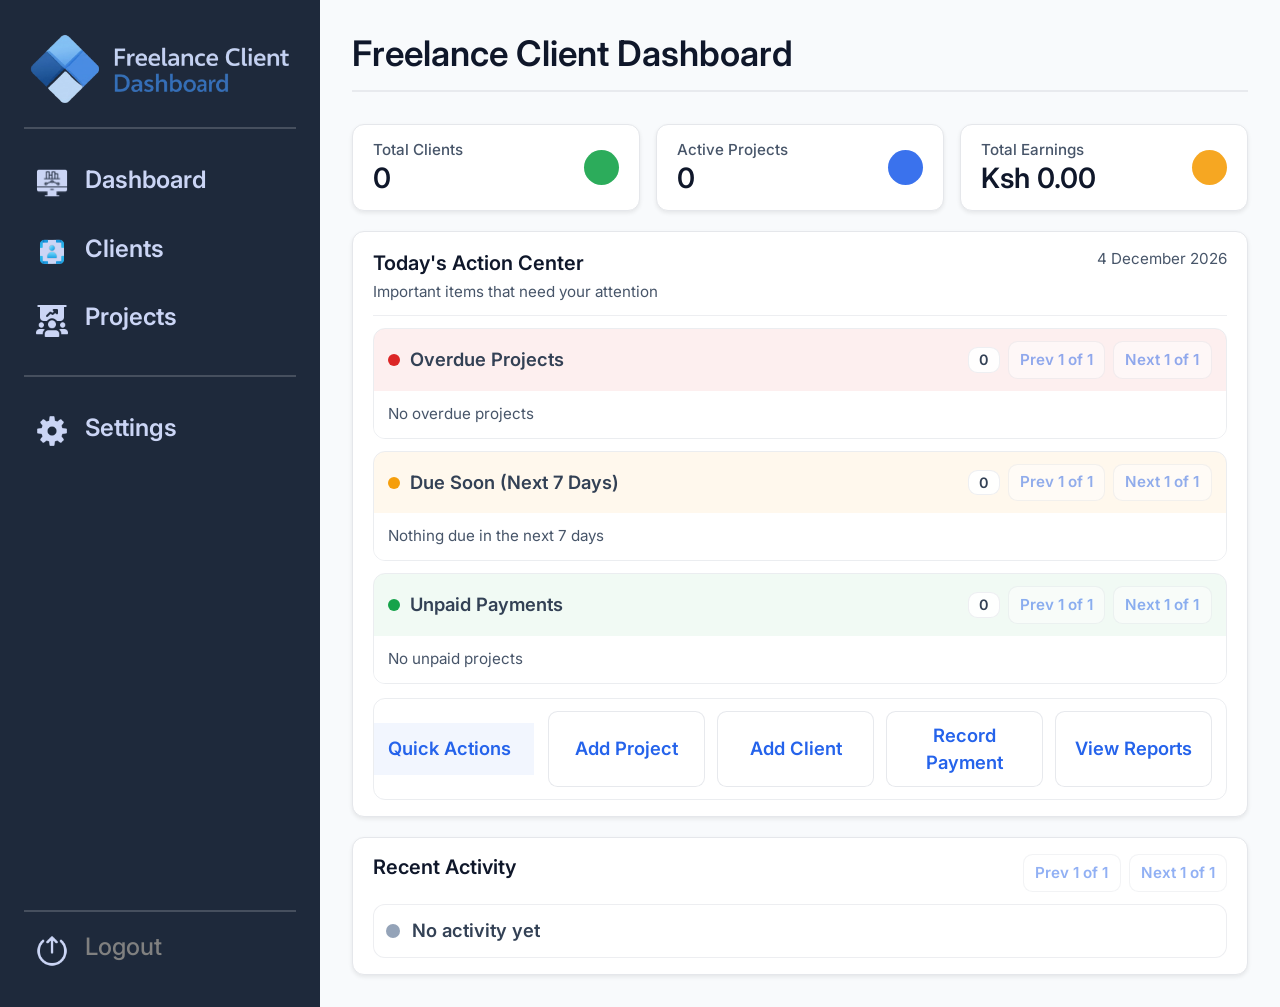
<file: index.html>
<!DOCTYPE html>
<html lang="en">

<head>
    <meta charset="UTF-8">
    <meta name="viewport" content="width=device-width, initial-scale=1.0">
    <title>Freelance Client Dashboard</title>

    <!-- favicon -->
    <link rel="icon" type="image/x-icon" href="assets/images/favicon.ico">

    <!-- seo meta -->
    <meta name="description" content="A simple dashboard for managing freelance clients and projects.">
    <meta name="keywords" content="freelance, client, dashboard, project management, invoicing">
    <meta name="author" content="Anaid Ariwany">
    <meta name="robots" content="index, follow">

    <!-- open graph -->
    <meta property="og:title" content="Freelance Client Dashboard">
    <meta property="og:description" content="A simple dashboard for managing freelance clients and projects.">
    <meta property="og:image"
        content="https://anaid-ariwany.github.io/Freelance-Client-Dashboard/assets/images/websitePreview.webp">
    <meta property="og:url" content="https://anaid-ariwany.github.io/Freelance-Client-Dashboard/">
    <meta property="og:type" content="website">

    <!-- bootstrap -->
    <link href="https://cdn.jsdelivr.net/npm/bootstrap@5.3.8/dist/css/bootstrap.min.css" rel="stylesheet"
        integrity="sha384-sRIl4kxILFvY47J16cr9ZwB07vP4J8+LH7qKQnuqkuIAvNWLzeN8tE5YBujZqJLB" crossorigin="anonymous">

    <!-- inter font -->
    <link rel="preconnect" href="https://fonts.bunny.net">
    <link href="https://fonts.bunny.net/css?family=inter:400,500,600" rel="stylesheet" />

    <!-- custom css -->
    <link rel="stylesheet" href="style.css">

</head>

<body>

    <main class="row gx-0 appLayout">

        <!-- sidebar -->
        <section class="col-12 col-md-4 col-xl-3 sidebar">

            <div class="logoDiv">
                <img src="assets/images/logoNB.webp" alt="logo" class="logo">
            </div>

            <div>

                <h4>
                    <span class="badge"><img src="assets/icons/dashboardIcon.webp" alt="dashboard icon"
                            class="sidebarIcon"></span>
                    <a href="index.html">Dashboard</a>
                </h4>


                <h4>
                    <span class="badge"><img src="assets/icons/clientsIcon.webp" alt="clients icon"
                            class="sidebarIcon"></span>
                    <a href="pages/clients.html">Clients</a>
                </h4>

                <h4 class="projectsH4">
                    <span class="badge"><img src="assets/icons/projectsIcon.webp" alt="projects icon"
                            class="sidebarIcon"></span>
                    <a href="pages/projects.html">Projects</a>
                </h4>


                <h4>
                    <span class="badge"><img src="assets/icons/settingsIcon.webp" alt="settings icon"
                            class="sidebarIcon"></span>
                    <a href="pages/settings.html">Settings</a>
                </h4>

            </div>

            <div class="logoutDiv">

                <h4>
                    <span class="badge">
                        <img src="assets/icons/logoutIcon.webp" alt="settings icon" class="sidebarIcon">
                    </span>

                    <span class="disabled-link"
                        style="color: gray; cursor: not-allowed; text-decoration: none;">Logout</span>
                </h4>

            </div>

        </section>

        <!-- right section -->
        <section class="col-12 col-md-8 col-xl-9 rightSection">

            <h1>Freelance Client Dashboard</h1>

            <!-- metric cards -->
            <section class="metricCards" id="metricCards"></section>

            <!-- Today's action center -->
            <section class="dashboardActionCenter" id="dashboardActionCenter"></section>

            <!-- recent activity -->
            <section class="dashboardPanel">
                <div class="panelHeaderRow">
                    <h2 class="panelHeaderTitle">Recent Activity</h2>
                    <div class="panelHeaderActions">
                        <button type="button" class="panelNavBtn" id="activityPrevBtn" aria-label="Previous activities">
                            Prev
                        </button>
                        <button type="button" class="panelNavBtn" id="activityNextBtn" aria-label="Next activities">
                            Next
                        </button>
                    </div>
                </div>
                <div class="activityList" id="recentActivity"></div>
            </section>
        </section>

    </main>

    <!-- bootstrap -->
    <script src="https://cdn.jsdelivr.net/npm/bootstrap@5.3.8/dist/js/bootstrap.bundle.min.js"
        integrity="sha384-FKyoEForCGlyvwx9Hj09JcYn3nv7wiPVlz7YYwJrWVcXK/BmnVDxM+D2scQbITxI"
        crossorigin="anonymous"></script>

    <!-- custom js -->
    <script src="scripts/storage.js"></script>
    <script src="scripts/ui.js"></script>
    <script src="script.js"></script>
</body>

</html>
</file>
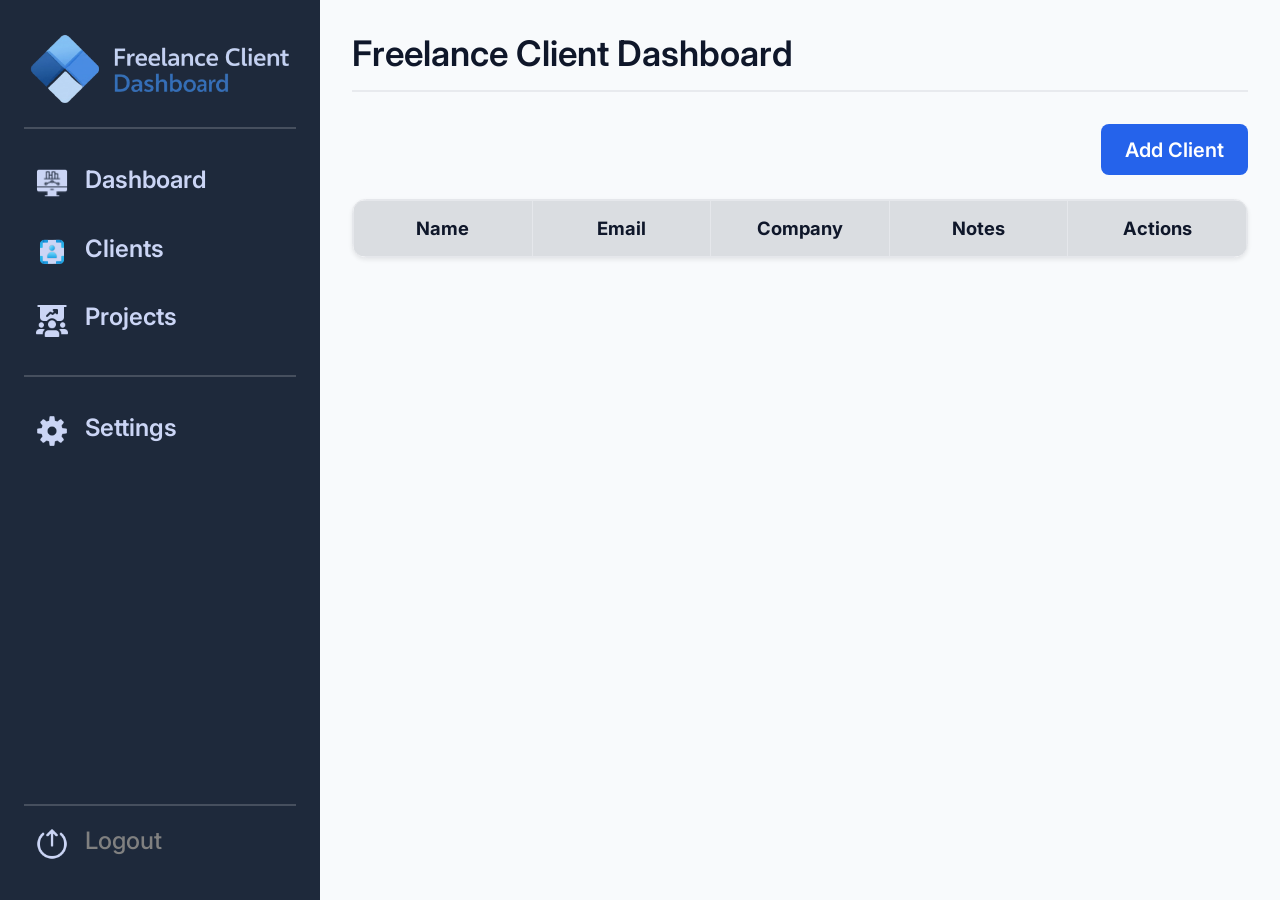
<file: pages/clients.html>
<!DOCTYPE html>
<html lang="en">

<head>
    <meta charset="UTF-8">
    <meta name="viewport" content="width=device-width, initial-scale=1.0">
    <title>Freelance Client Dashboard</title>

    <link rel="icon" type="image/x-icon" href="../assets/images/favicon.ico">

    <meta name="description" content="A simple dashboard for managing freelance clients and projects.">
    <meta name="keywords" content="freelance, client, dashboard, project management, invoicing">
    <meta name="author" content="Anaid Ariwany">
    <meta name="robots" content="index, follow">

    <meta property="og:title" content="Freelance Client Dashboard">
    <meta property="og:description" content="A simple dashboard for managing freelance clients and projects.">
    <meta property="og:image"
        content="https://anaid-ariwany.github.io/Freelance-Client-Dashboard/assets/images/websitePreview.webp">
    <meta property="og:url" content="https://anaid-ariwany.github.io/Freelance-Client-Dashboard/">
    <meta property="og:type" content="website">

    <link href="https://cdn.jsdelivr.net/npm/bootstrap@5.3.8/dist/css/bootstrap.min.css" rel="stylesheet"
        integrity="sha384-sRIl4kxILFvY47J16cr9ZwB07vP4J8+LH7qKQnuqkuIAvNWLzeN8tE5YBujZqJLB" crossorigin="anonymous">

    <link rel="preconnect" href="https://fonts.bunny.net">
    <link href="https://fonts.bunny.net/css?family=inter:400,500,600" rel="stylesheet" />

    <link rel="stylesheet" href="../style.css">
    <link rel="stylesheet" href="clients.css">
</head>

<body>
    <main class="row gx-0 appLayout">
        <section class="col-12 col-md-4 col-xl-3 sidebar">
            <div class="logoDiv">
                <img src="../assets/images/logoNB.webp" alt="logo" class="logo">
            </div>

            <div>
                <h4>
                    <span class="badge"><img src="../assets/icons/dashboardIcon.webp" alt="dashboard icon"
                            class="sidebarIcon"></span>
                    <a href="../index.html">Dashboard</a>
                </h4>

                <h4>
                    <span class="badge"><img src="../assets/icons/clientsIcon.webp" alt="clients icon"
                            class="sidebarIcon"></span>
                    <a href="clients.html">Clients</a>
                </h4>

                <h4 class="projectsH4">
                    <span class="badge"><img src="../assets/icons/projectsIcon.webp" alt="projects icon"
                            class="sidebarIcon"></span>
                    <a href="projects.html">Projects</a>
                </h4>

                <h4>
                    <span class="badge"><img src="../assets/icons/settingsIcon.webp" alt="settings icon"
                            class="sidebarIcon"></span>
                    <a href="settings.html">Settings</a>
                </h4>
            </div>

            <div class="logoutDiv">
                <h4>
                    <span class="badge">
                        <img src="../assets/icons/logoutIcon.webp" alt="logout icon" class="sidebarIcon">
                    </span>
                    <span class="disabled-link"
                        style="color: gray; cursor: not-allowed; text-decoration: none;">Logout</span>
                </h4>
            </div>
        </section>

        <section class="col-12 col-md-8 col-xl-9 rightSection">
            <h1>Freelance Client Dashboard</h1>

            <div class="addButtonDiv">
                <button type="button" class="addClientButton" data-bs-toggle="modal"
                    data-bs-target="#clientFormModal">Add Client</button>
            </div>

            <div class="tablePanel">
                <div class="tableResponsiveShell">
                    <table>
                        <thead>
                            <tr>
                                <th>Name</th>
                                <th>Email</th>
                                <th>Company</th>
                                <th>Notes</th>
                                <th>Actions</th>
                            </tr>
                        </thead>
                        <tbody id="clientList"></tbody>
                    </table>
                </div>
            </div>
        </section>

        <div class="modal fade" id="clientFormModal" data-bs-backdrop="static" data-bs-keyboard="false" tabindex="-1"
            aria-labelledby="clientFormModalLabel" aria-hidden="true">
            <div class="modal-dialog modal-dialog-centered modal-dialog-scrollable">
                <div class="modal-content">
                    <div class="modal-header">
                        <h5 class="modal-title" id="clientFormModalLabel">Add New Client</h5>
                    </div>
                    <div class="modal-body">
                        <form id="clientForm">
                            <div class="mb-3">
                                <label for="clientName" class="form-label">Client Name</label>
                                <input type="text" class="form-control" id="clientName" required>
                            </div>

                            <div class="mb-3">
                                <label for="clientEmail" class="form-label">Client Email</label>
                                <input type="email" class="form-control" id="clientEmail" required>
                            </div>

                            <div class="mb-3">
                                <label for="clientCompany" class="form-label">Company</label>
                                <input type="text" class="form-control" id="clientCompany">
                            </div>

                            <div class="mb-3">
                                <label for="clientNotes" class="form-label">Notes</label>
                                <textarea class="form-control" id="clientNotes" rows="3"></textarea>
                            </div>

                            <div class="mb-3 modal-footer">
                                <button type="submit" id="formSubmitButton" class="btn btn-primary">Add Client</button>
                                <button type="button" class="btn btn-secondary" data-bs-dismiss="modal">Close</button>
                            </div>
                        </form>
                    </div>
                </div>
            </div>
        </div>

        <div class="modal fade" id="confirmDeleteModal" data-bs-backdrop="static" data-bs-keyboard="false" tabindex="-1"
            aria-labelledby="confirmDeleteModalLabel" aria-hidden="true">
            <div class="modal-dialog modal-dialog-centered">
                <div class="modal-content">
                    <div class="modal-header">
                        <h5 class="modal-title" id="confirmDeleteModalLabel">Confirm Delete</h5>
                    </div>
                    <div class="modal-body">
                        <p>Are you sure you want to delete this client?</p>
                    </div>
                    <div class="modal-footer">
                        <button type="button" class="btn btn-secondary" data-bs-dismiss="modal">Cancel</button>
                        <button type="button" class="btn btn-danger" id="confirmDeleteButton">Delete</button>
                    </div>
                </div>
            </div>
        </div>
    </main>

    <script src="https://cdn.jsdelivr.net/npm/bootstrap@5.3.8/dist/js/bootstrap.bundle.min.js"
        integrity="sha384-FKyoEForCGlyvwx9Hj09JcYn3nv7wiPVlz7YYwJrWVcXK/BmnVDxM+D2scQbITxI"
        crossorigin="anonymous"></script>

    <script src="../scripts/storage.js"></script>
    <script src="../scripts/ui.js"></script>
    <script src="../script.js"></script>
</body>

</html>
</file>
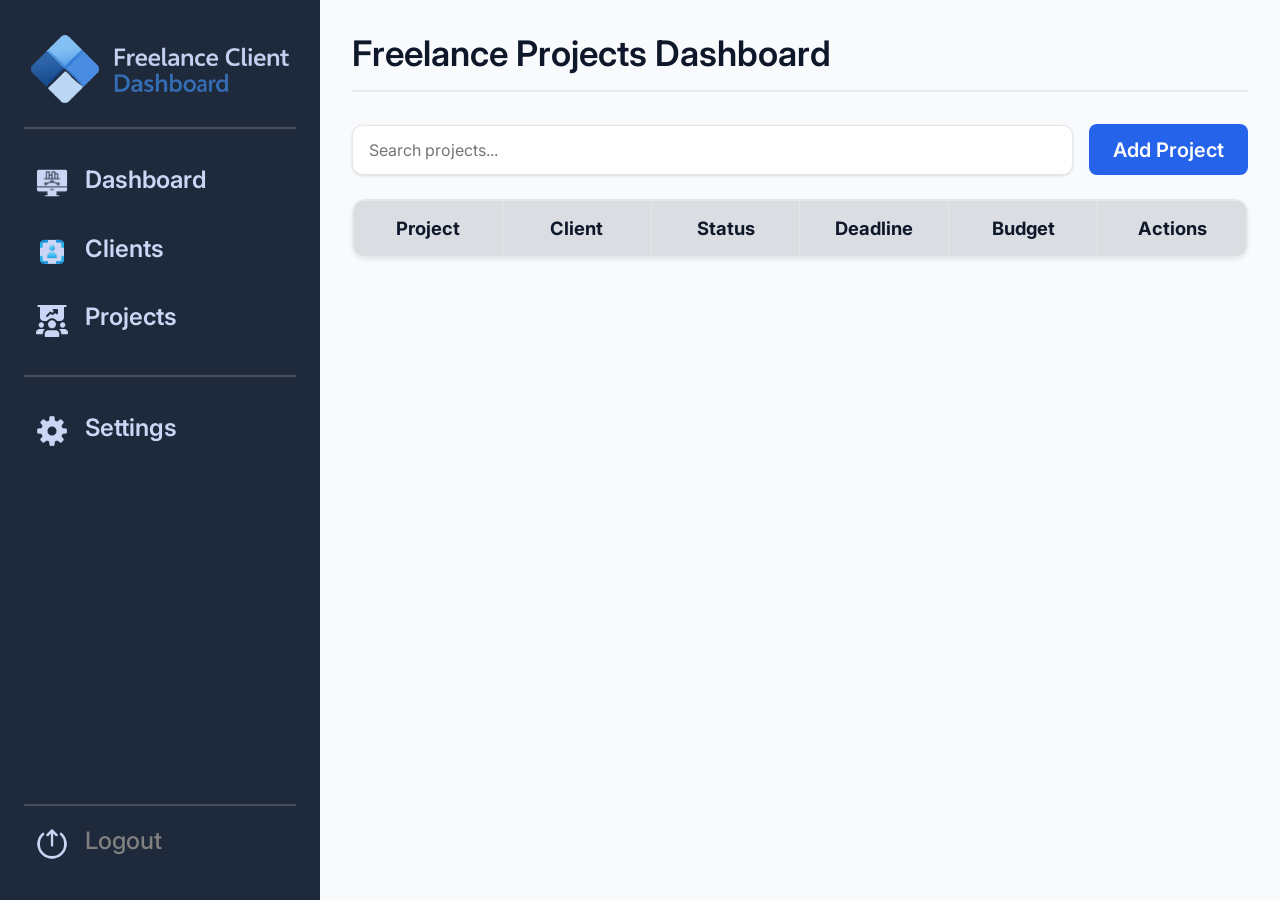
<file: pages/projects.html>
<!DOCTYPE html>
<html lang="en">

<head>
    <meta charset="UTF-8">
    <meta name="viewport" content="width=device-width, initial-scale=1.0">
    <title>Freelance Projects Dashboard</title>

    <link rel="icon" type="image/x-icon" href="../assets/images/favicon.ico">

    <meta name="description" content="A simple dashboard for managing freelance projects.">
    <meta name="keywords" content="freelance, project, dashboard, project management, invoicing">
    <meta name="author" content="Anaid Ariwany">
    <meta name="robots" content="index, follow">

    <meta property="og:title" content="Freelance Projects Dashboard">
    <meta property="og:description" content="A simple dashboard for managing freelance projects.">
    <meta property="og:image"
        content="https://anaid-ariwany.github.io/Freelance-Client-Dashboard/assets/images/websitePreview.webp">
    <meta property="og:url" content="https://anaid-ariwany.github.io/Freelance-Client-Dashboard/">
    <meta property="og:type" content="website">

    <link href="https://cdn.jsdelivr.net/npm/bootstrap@5.3.8/dist/css/bootstrap.min.css" rel="stylesheet"
        integrity="sha384-sRIl4kxILFvY47J16cr9ZwB07vP4J8+LH7qKQnuqkuIAvNWLzeN8tE5YBujZqJLB" crossorigin="anonymous">

    <link rel="preconnect" href="https://fonts.bunny.net">
    <link href="https://fonts.bunny.net/css?family=inter:400,500,600" rel="stylesheet" />

    <link rel="stylesheet" href="../style.css">
    <link rel="stylesheet" href="projects.css">
</head>

<body>
    <main class="row gx-0 appLayout">
        <section class="col-12 col-md-4 col-xl-3 sidebar">
            <div class="logoDiv">
                <img src="../assets/images/logoNB.webp" alt="logo" class="logo">
            </div>

            <div>
                <h4>
                    <span class="badge"><img src="../assets/icons/dashboardIcon.webp" alt="dashboard icon"
                            class="sidebarIcon"></span>
                    <a href="../index.html">Dashboard</a>
                </h4>

                <h4>
                    <span class="badge"><img src="../assets/icons/clientsIcon.webp" alt="clients icon"
                            class="sidebarIcon"></span>
                    <a href="clients.html">Clients</a>
                </h4>

                <h4 class="projectsH4">
                    <span class="badge"><img src="../assets/icons/projectsIcon.webp" alt="projects icon"
                            class="sidebarIcon"></span>
                    <a href="projects.html">Projects</a>
                </h4>

                <h4>
                    <span class="badge"><img src="../assets/icons/settingsIcon.webp" alt="settings icon"
                            class="sidebarIcon"></span>
                    <a href="settings.html">Settings</a>
                </h4>
            </div>

            <div class="logoutDiv">
                <h4>
                    <span class="badge">
                        <img src="../assets/icons/logoutIcon.webp" alt="logout icon" class="sidebarIcon">
                    </span>
                    <span class="disabled-link"
                        style="color: gray; cursor: not-allowed; text-decoration: none;">Logout</span>
                </h4>
            </div>
        </section>

        <section class="col-12 col-md-8 col-xl-9 rightSection">
            <h1>Freelance Projects Dashboard</h1>

            <div class="projectToolbar">
                <div class="projectSearchWrap">
                    <input type="text" placeholder="Search projects..." class="searchInput" id="projectSearchInput">
                </div>

                <div class="addButtonDiv">
                    <button type="button" class="addProjectButton" data-bs-toggle="modal"
                        data-bs-target="#projectFormModal">Add Project</button>
                </div>
            </div>

            <div class="tablePanel">
                <div class="tableResponsiveShell">
                    <table>
                        <thead>
                            <tr>
                                <th>Project</th>
                                <th>Client</th>
                                <th>Status</th>
                                <th>Deadline</th>
                                <th>Budget</th>
                                <th>Actions</th>
                            </tr>
                        </thead>
                        <tbody id="projectList"></tbody>
                    </table>
                </div>
            </div>
        </section>

        <div class="modal fade" id="projectFormModal" data-bs-backdrop="static" data-bs-keyboard="false" tabindex="-1"
            aria-labelledby="projectFormModalLabel" aria-hidden="true">
            <div class="modal-dialog modal-dialog-centered modal-dialog-scrollable">
                <div class="modal-content">
                    <div class="modal-header">
                        <h5 class="modal-title" id="projectFormModalLabel">Add Project</h5>
                    </div>
                    <div class="modal-body">
                        <form id="projectForm">
                            <div class="mb-3">
                                <label for="projectName" class="form-label">Project Name</label>
                                <input type="text" class="form-control" id="projectName" required>
                            </div>

                            <div class="mb-3">
                                <label for="clientNameSelect" class="form-label">Client Name</label>
                                <select class="form-select" id="clientNameSelect" required>
                                    <option value="">Select Client</option>
                                </select>
                            </div>

                            <div class="mb-3">
                                <label for="status" class="form-label">Status</label>
                                <select class="form-select" id="status" required>
                                    <option value="">Select Status</option>
                                    <option value="Not Started">Not Started</option>
                                    <option value="In Progress">In Progress</option>
                                    <option value="Completed">Completed</option>
                                </select>
                            </div>

                            <div class="mb-3">
                                <label for="deadline" class="form-label">Deadline</label>
                                <input type="date" class="form-control" id="deadline" required>
                            </div>

                            <div class="mb-3">
                                <label for="budget" class="form-label">Budget</label>
                                <input type="number" class="form-control" id="budget" required>
                            </div>

                            <div class="mb-3 modal-footer">
                                <button type="submit" id="projectFormSubmitButton" class="btn btn-primary">Add
                                    Project</button>
                                <button type="button" class="btn btn-secondary" data-bs-dismiss="modal">Close</button>
                            </div>
                        </form>
                    </div>
                </div>
            </div>
        </div>

        <div class="modal fade" id="confirmProjectDeleteModal" data-bs-backdrop="static" data-bs-keyboard="false"
            tabindex="-1" aria-labelledby="confirmProjectDeleteModalLabel" aria-hidden="true">
            <div class="modal-dialog modal-dialog-centered">
                <div class="modal-content">
                    <div class="modal-header">
                        <h5 class="modal-title" id="confirmProjectDeleteModalLabel">Confirm Delete</h5>
                    </div>
                    <div class="modal-body">
                        <p>Are you sure you want to delete this project?</p>
                    </div>
                    <div class="modal-footer">
                        <button type="button" class="btn btn-secondary" data-bs-dismiss="modal">Cancel</button>
                        <button type="button" class="btn btn-danger" id="confirmProjectDeleteButton">Delete</button>
                    </div>
                </div>
            </div>
        </div>
    </main>

    <script src="https://cdn.jsdelivr.net/npm/bootstrap@5.3.8/dist/js/bootstrap.bundle.min.js"
        integrity="sha384-FKyoEForCGlyvwx9Hj09JcYn3nv7wiPVlz7YYwJrWVcXK/BmnVDxM+D2scQbITxI"
        crossorigin="anonymous"></script>

    <script src="../scripts/storage.js"></script>
    <script src="../scripts/ui.js"></script>
    <script src="../script.js"></script>
</body>

</html>
</file>
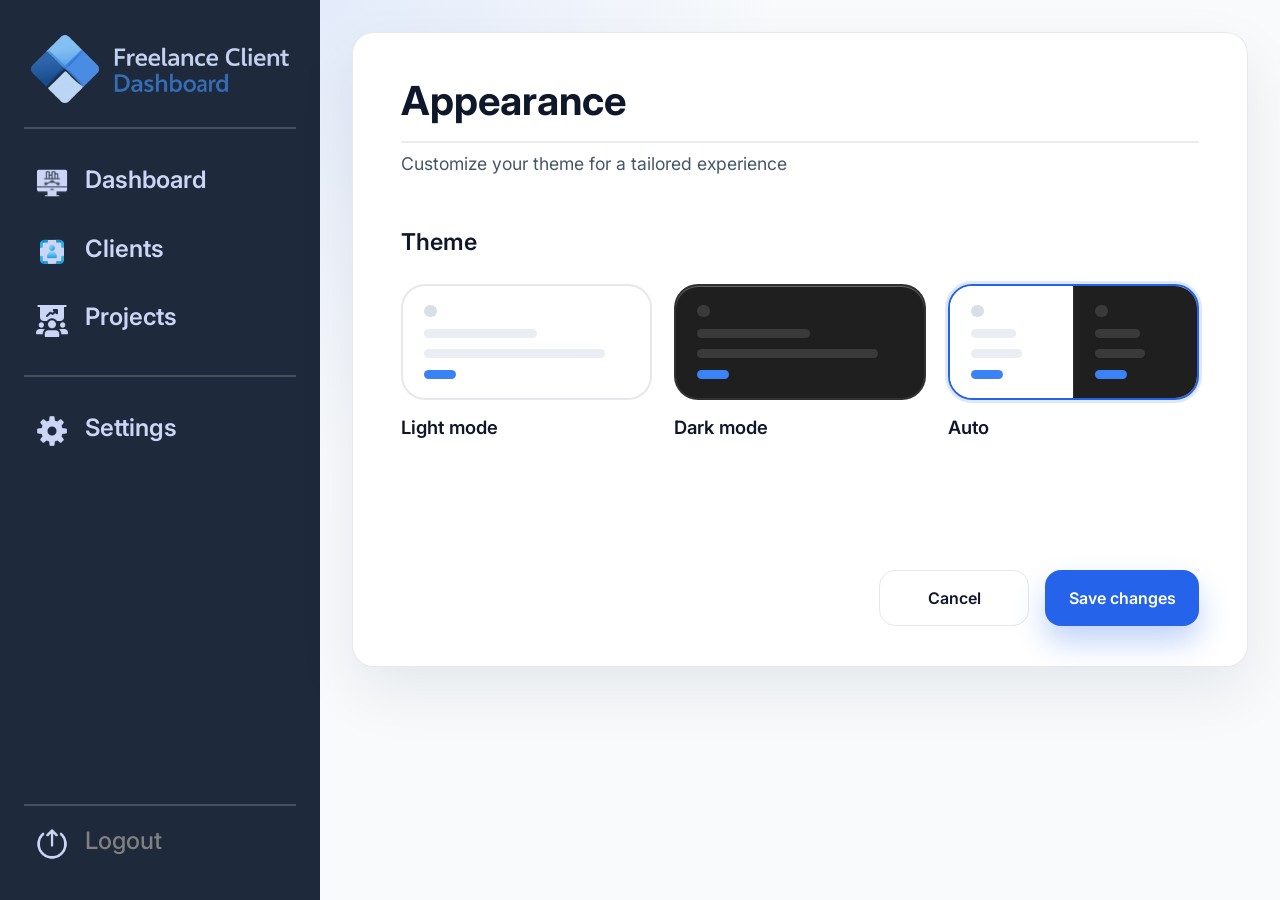
<file: pages/settings.html>
<!DOCTYPE html>
<html lang="en">

<head>
    <meta charset="UTF-8">
    <meta name="viewport" content="width=device-width, initial-scale=1.0">
    <title>Settings Dashboard</title>

    <link rel="icon" type="image/x-icon" href="../assets/images/favicon.ico">

    <meta name="description" content="A simple dashboard for managing freelance projects.">
    <meta name="keywords" content="freelance, project, dashboard, project management, invoicing">
    <meta name="author" content="Anaid Ariwany">
    <meta name="robots" content="index, follow">

    <meta property="og:title" content="Freelance Projects Dashboard">
    <meta property="og:description" content="A simple dashboard for managing freelance projects.">
    <meta property="og:image"
        content="https://anaid-ariwany.github.io/Freelance-Client-Dashboard/assets/images/websitePreview.webp">
    <meta property="og:url" content="https://anaid-ariwany.github.io/Freelance-Client-Dashboard/">
    <meta property="og:type" content="website">

    <link href="https://cdn.jsdelivr.net/npm/bootstrap@5.3.8/dist/css/bootstrap.min.css" rel="stylesheet"
        integrity="sha384-sRIl4kxILFvY47J16cr9ZwB07vP4J8+LH7qKQnuqkuIAvNWLzeN8tE5YBujZqJLB" crossorigin="anonymous">

    <link rel="preconnect" href="https://fonts.bunny.net">
    <link href="https://fonts.bunny.net/css?family=inter:400,500,600" rel="stylesheet" />

    <link rel="stylesheet" href="../style.css">
    <link rel="stylesheet" href="settings.css">
</head>

<body>
    <main class="row gx-0 appLayout">
        <section class="col-12 col-md-4 col-xl-3 sidebar">
            <div class="logoDiv">
                <img src="../assets/images/logoNB.webp" alt="logo" class="logo">
            </div>

            <div>
                <h4>
                    <span class="badge"><img src="../assets/icons/dashboardIcon.webp" alt="dashboard icon"
                            class="sidebarIcon"></span>
                    <a href="../index.html">Dashboard</a>
                </h4>

                <h4>
                    <span class="badge"><img src="../assets/icons/clientsIcon.webp" alt="clients icon"
                            class="sidebarIcon"></span>
                    <a href="clients.html">Clients</a>
                </h4>

                <h4 class="projectsH4">
                    <span class="badge"><img src="../assets/icons/projectsIcon.webp" alt="projects icon"
                            class="sidebarIcon"></span>
                    <a href="projects.html">Projects</a>
                </h4>

                <h4>
                    <span class="badge"><img src="../assets/icons/settingsIcon.webp" alt="settings icon"
                            class="sidebarIcon"></span>
                    <a href="settings.html">Settings</a>
                </h4>
            </div>

            <div class="logoutDiv">
                <h4>
                    <span class="badge">
                        <img src="../assets/icons/logoutIcon.webp" alt="logout icon" class="sidebarIcon">
                    </span>
                    <span class="disabled-link"
                        style="color: gray; cursor: not-allowed; text-decoration: none;">Logout</span>
                </h4>
            </div>
        </section>

        <section class="col-12 col-md-8 col-xl-9 rightSection settingsPage">
            <div class="settingsShell">
                <section class="settingsCard">
                    <div class="settingsIntro">
                        <h1>Appearance</h1>
                        <p>Customize your theme for a tailored experience</p>
                    </div>

                    <form class="themeForm" id="themeSettingsForm">
                        <fieldset class="themeFieldset">
                            <legend>Theme</legend>

                            <div class="themeOptions" role="radiogroup" aria-label="Theme selection">
                                <label class="themeOption">
                                    <input type="radio" name="themePreference" value="light">
                                    <span class="themePreview lightPreview" aria-hidden="true">
                                        <span class="previewTop"></span>
                                        <span class="previewLine previewLineWide"></span>
                                        <span class="previewLine previewLineLong"></span>
                                        <span class="previewAccent"></span>
                                    </span>
                                    <span class="themeOptionLabel">Light mode</span>
                                </label>

                                <label class="themeOption">
                                    <input type="radio" name="themePreference" value="dark">
                                    <span class="themePreview darkPreview" aria-hidden="true">
                                        <span class="previewTop"></span>
                                        <span class="previewLine previewLineWide"></span>
                                        <span class="previewLine previewLineLong"></span>
                                        <span class="previewAccent"></span>
                                    </span>
                                    <span class="themeOptionLabel">Dark mode</span>
                                </label>

                                <label class="themeOption">
                                    <input type="radio" name="themePreference" value="auto">
                                    <span class="themePreview autoPreview" aria-hidden="true">
                                        <span class="previewPane previewPaneLight">
                                            <span class="previewTop"></span>
                                            <span class="previewLine previewLineWide"></span>
                                            <span class="previewLine previewLineShort"></span>
                                            <span class="previewAccent"></span>
                                        </span>
                                        <span class="previewPane previewPaneDark">
                                            <span class="previewTop"></span>
                                            <span class="previewLine previewLineWide"></span>
                                            <span class="previewLine previewLineShort"></span>
                                            <span class="previewAccent"></span>
                                        </span>
                                    </span>
                                    <span class="themeOptionLabel">Auto</span>
                                </label>
                            </div>
                        </fieldset>

                        <div class="settingsActions">
                            <button type="button" class="settingsBtn settingsBtnSecondary" id="themeCancelBtn">Cancel</button>
                            <button type="submit" class="settingsBtn settingsBtnPrimary">Save changes</button>
                        </div>
                    </form>
                </section>
            </div>
        </section>
    </main>

    <script src="https://cdn.jsdelivr.net/npm/bootstrap@5.3.8/dist/js/bootstrap.bundle.min.js"
        integrity="sha384-FKyoEForCGlyvwx9Hj09JcYn3nv7wiPVlz7YYwJrWVcXK/BmnVDxM+D2scQbITxI"
        crossorigin="anonymous"></script>

    <script src="settings.js"></script>
    <script src="../scripts/storage.js"></script>
    <script src="../scripts/ui.js"></script>
    <script src="../script.js"></script>
</body>

</html>
</file>
<file: style.css>
:root {
    --background-color: #f8fafc;
    /* Page background */
    --surface-color: #ffffff;
    /* Cards, panels */
    --border-color: #e5e7eb;
    /* Borders */


    --color-primary: #2563eb;
    /* main brand: buttons */
    --color-primary-light: #3b82f6;
    /* active highlight */
    --color-primary-dark: #1e40af;
    /* side nav */


    --headings-color: #0f172a;
    /* Headings */
    --subtext-color: #475569;
    /* Subtext */
    --labels-color: #94a3b8;
    /* Labels */
    --text-color: #334155;
    /* Regular text */


    --success-color: #16a34a;
    /* Completed */
    --warning-color: #f59e0b;
    /* Pending */
    --danger-color: #dc2626;
    /* Overdue / Delete */


    --sidebar-bg: #1e293b;
    --sidebar-text: #cbd5f5;
    --sidebar-active: #2563eb;


    --heading-font-size: 1.5rem;
    --heading-font-weight: 600;
    --subheading-font-size: 1.25rem;
    --subheading-font-weight: 500;
    --subtext-font-size: 0.9rem;
    --subtext-font-weight: 400;
    --text-font-size: 1.15rem;
    --text-font-weight: 400;
}


html.dark {
    --background-color: #0f172a;
    /* Page background */

    --surface-color: #1e293b;
    /* Cards, panels */

    --border-color: #334155;
    /* Borders */


    --color-primary: #3b82f6;
    /* main brand: buttons */

    --color-primary-light: #60a5fa;
    /* active highlight */

    --color-primary-dark: #1d4ed8;
    /* side nav */


    --headings-color: #f1f5f9;
    /* Headings */

    --subtext-color: #cbd5f5;
    /* Subtext */

    --labels-color: #94a3b8;
    /* Labels */

    --text-color: #e2e8f0;
    /* Regular text */


    --success-color: #22c55e;
    /* Completed */

    --warning-color: #fbbf24;
    /* Pending */

    --danger-color: #ef4444;
    /* Overdue / Delete */


    --sidebar-bg: #020617;
    /* deeper than main bg for contrast */

    --sidebar-text: #cbd5f5;

    --sidebar-active: #3b82f6;


    --heading-font-size: 1.5rem;
    --heading-font-weight: 600;

    --subheading-font-size: 1.25rem;
    --subheading-font-weight: 500;

    --subtext-font-size: 0.9rem;
    --subtext-font-weight: 400;

    --text-font-size: 1.15rem;
    --text-font-weight: 400;
}

* {
    transition: background-color 0.3s ease,
        color 0.3s ease,
        border-color 0.3s ease;
}


body {
    margin: 0;
    padding: 0;
    font-family: 'Inter', sans-serif;
    font-size: var(--text-font-size);
    font-weight: var(--text-font-weight);
    background-color: var(--background-color);
    color: var(--text-color);
    overflow-x: hidden;
}

img {
    max-width: 100%;
    height: auto;
}

.appLayout {
    min-height: 100vh;
}


/* ##### sidebar styling ##### */
.sidebar {
    background-color: var(--sidebar-bg);
    color: var(--sidebar-text);
    min-height: 100vh;
    padding: clamp(1rem, 2vw, 2rem) clamp(0.9rem, 2vw, 1.5rem);
    display: flex;
    flex-direction: column;
}

.sidebar div {
    width: 100%;
    display: flex;
    flex-direction: column;
    gap: 1rem;
}

.logo {
    width: min(100%, 18rem);
    height: auto;
}

.sidebarIcon {
    width: clamp(1.4rem, 4vw, 2rem);
    height: clamp(1.4rem, 4vw, 2rem);
}

.logoDiv {
    border-bottom: 2px solid color-mix(in srgb, var(--border-color), transparent 80%);
    padding-bottom: 1rem;
    margin-bottom: 2rem;
}

.projectsH4 {
    border-bottom: 2px solid color-mix(in srgb, var(--border-color), transparent 80%);
    padding-bottom: 2rem;
    margin-bottom: 1rem;
}

.logoutDiv {
    margin-top: auto;
    border-top: 2px solid color-mix(in srgb, var(--border-color), transparent 80%);
    padding-top: 1rem;
}

div a {
    color: var(--sidebar-text);
    text-decoration: none;
    font-size: clamp(1rem, 2vw, var(--heading-font-size));
    font-weight: var(--heading-font-weight);
    word-break: break-word;
}

div h4:hover {
    background-color: var(--sidebar-active);
    border-radius: 0.5rem;
}


/* ##### right section styling ##### */
.rightSection {
    padding: clamp(1rem, 2.5vw, 2rem);
    min-width: 0;
}

.rightSection h1 {
    font-weight: var(--heading-font-weight);
    color: var(--headings-color);
    border-bottom: 2px solid color-mix(in srgb, var(--border-color), transparent 20%);
    padding-bottom: 1rem;
    margin-bottom: 2rem;
    font-size: clamp(1.45rem, 3vw, 2.2rem);
    line-height: 1.2;
}

/* ##### dashboard ##### */
.metricCards {
    display: grid;
    grid-template-columns: repeat(3, minmax(0, 1fr));
    gap: 1rem;
    margin-bottom: 1.25rem;
}

.metricCard {
    background-color: var(--surface-color);
    border: 1px solid var(--border-color);
    border-radius: 0.75rem;
    padding: 1rem 1.25rem;
    box-shadow: 0 2px 4px rgba(0, 0, 0, 0.08);
    display: flex;
    align-items: center;
    justify-content: space-between;
}

.metricCard h3 {
    margin: 0;
    font-size: 0.95rem;
    font-weight: var(--subheading-font-weight);
    color: var(--subtext-color);
}

.metricValue {
    margin: 0.25rem 0 0;
    font-size: 1.75rem;
    font-weight: var(--heading-font-weight);
    color: var(--headings-color);
    line-height: 1.1;
}

.metricIcon {
    width: 2.2rem;
    height: 2.2rem;
    border-radius: 999px;
    display: grid;
    place-items: center;
    color: var(--surface-color);
    flex: 0 0 auto;
}

.metricIcon.success {
    background-color: color-mix(in srgb, var(--success-color), transparent 10%);
}

.metricIcon.warning {
    background-color: color-mix(in srgb, var(--warning-color), transparent 10%);
}

.metricIcon.primary {
    background-color: color-mix(in srgb, var(--color-primary), transparent 10%);
}

.dashboardPanel {
    background-color: var(--surface-color);
    border: 1px solid var(--border-color);
    border-radius: 0.75rem;
    padding: 1rem 1.25rem;
    box-shadow: 0 2px 4px rgba(0, 0, 0, 0.08);
    margin-top: 1.25rem;
}

.dashboardPanel h2 {
    font-size: 1.25rem;
    font-weight: var(--heading-font-weight);
    color: var(--headings-color);
    margin: 0 0 0.75rem;
}

.panelHeaderRow {
    display: flex;
    align-items: center;
    justify-content: space-between;
    gap: 1rem;
    margin-bottom: 0.75rem;
}

.panelHeaderTitle {
    margin: 0;
}

.panelHeaderActions {
    display: flex;
    gap: 0.5rem;
    flex-wrap: wrap;
}

.panelNavBtn {
    background-color: color-mix(in srgb, var(--surface-color), transparent 0%);
    border: 1px solid color-mix(in srgb, var(--border-color), transparent 10%);
    border-radius: 0.6rem;
    padding: 0.4rem 0.7rem;
    color: var(--color-primary);
    font-weight: var(--heading-font-weight);
    font-size: 0.95rem;
}

.panelNavBtn:hover {
    background-color: color-mix(in srgb, var(--color-primary), transparent 92%);
}

.panelNavBtn:disabled {
    opacity: 0.5;
    cursor: not-allowed;
}

/* ##### action center ##### */
.dashboardActionCenter {
    background-color: var(--surface-color);
    border: 1px solid var(--border-color);
    border-radius: 0.75rem;
    padding: 1rem 1.25rem;
    box-shadow: 0 2px 4px rgba(0, 0, 0, 0.08);
    margin-top: 1.25rem;
}

.acHeader {
    display: flex;
    align-items: flex-start;
    justify-content: space-between;
    gap: 1rem;
    padding-bottom: 0.75rem;
    border-bottom: 1px solid color-mix(in srgb, var(--border-color), transparent 30%);
    margin-bottom: 0.75rem;
}

.acHeading {
    font-size: 1.25rem;
    font-weight: var(--heading-font-weight);
    color: var(--headings-color);
}

.acSubheading {
    color: var(--subtext-color);
    font-size: 0.95rem;
    margin-top: 0.15rem;
}

.acDate {
    color: var(--subtext-color);
    font-size: 0.95rem;
    white-space: nowrap;
    display: flex;
    align-items: center;
    gap: 0.5rem;
}

.acSection {
    border: 1px solid color-mix(in srgb, var(--border-color), transparent 25%);
    border-radius: 0.75rem;
    overflow: hidden;
    margin-top: 0.75rem;
}

.acSectionHeader {
    display: flex;
    align-items: center;
    justify-content: space-between;
    padding: 0.75rem 0.9rem;
    font-weight: var(--heading-font-weight);
    gap: 0.75rem;
}

.acSectionHeader .panelHeaderActions {
    align-items: center;
    flex-wrap: wrap;
    justify-content: flex-end;
}

.acSectionTitle {
    display: flex;
    align-items: center;
    gap: 0.6rem;
}

.acSectionDot {
    width: 0.75rem;
    height: 0.75rem;
    border-radius: 999px;
    flex: 0 0 auto;
}

.acCount {
    min-width: 2rem;
    height: 1.6rem;
    padding: 0 0.55rem;
    border-radius: 0.6rem;
    display: grid;
    place-items: center;
    font-size: 0.9rem;
    border: 1px solid color-mix(in srgb, var(--border-color), transparent 35%);
    background-color: color-mix(in srgb, var(--surface-color), transparent 10%);
}

.acSectionBody {
    background-color: color-mix(in srgb, var(--surface-color), transparent 8%);
}

.acRow {
    display: flex;
    align-items: center;
    justify-content: space-between;
    gap: 1rem;
    padding: 0.75rem 0.9rem;
    border-top: 1px solid color-mix(in srgb, var(--border-color), transparent 35%);
}

.acLeft {
    display: flex;
    align-items: center;
    gap: 0.75rem;
    min-width: 0;
}

.acIcon {
    width: 2.2rem;
    height: 2.2rem;
    border-radius: 0.6rem;
    flex: 0 0 auto;
    background-color: color-mix(in srgb, var(--labels-color), transparent 80%);
    border: 1px solid color-mix(in srgb, var(--border-color), transparent 35%);
}

.acIcon.overdue {
    background-color: color-mix(in srgb, var(--danger-color), transparent 88%);
    border-color: color-mix(in srgb, var(--danger-color), transparent 65%);
}

.acIcon.due {
    background-color: color-mix(in srgb, var(--warning-color), transparent 88%);
    border-color: color-mix(in srgb, var(--warning-color), transparent 65%);
}

.acIcon.unpaid {
    background-color: color-mix(in srgb, var(--success-color), transparent 90%);
    border-color: color-mix(in srgb, var(--success-color), transparent 70%);
}

.acTitles {
    min-width: 0;
}

.acTitle {
    color: var(--text-color);
    font-weight: var(--heading-font-weight);
    white-space: nowrap;
    overflow: hidden;
    text-overflow: ellipsis;
    max-width: min(22rem, 100%);
}

.acSub {
    color: var(--subtext-color);
    font-size: 0.95rem;
    white-space: nowrap;
    overflow: hidden;
    text-overflow: ellipsis;
    max-width: min(22rem, 100%);
}

.acRight {
    display: flex;
    align-items: center;
    gap: 1rem;
    flex: 0 0 auto;
}

.acAmount {
    color: var(--success-color);
    font-weight: var(--heading-font-weight);
    white-space: nowrap;
}

.acMeta {
    color: var(--subtext-color);
    font-size: 0.95rem;
    white-space: nowrap;
}

.acPill {
    font-size: 0.85rem;
    font-weight: var(--heading-font-weight);
    padding: 0.25rem 0.6rem;
    border-radius: 0.55rem;
    border: 1px solid color-mix(in srgb, var(--border-color), transparent 40%);
    white-space: nowrap;
}

.acPillOverdue {
    color: var(--danger-color);
    background-color: color-mix(in srgb, var(--danger-color), transparent 90%);
    border-color: color-mix(in srgb, var(--danger-color), transparent 65%);
}

.acPillDue {
    color: var(--warning-color);
    background-color: color-mix(in srgb, var(--warning-color), transparent 90%);
    border-color: color-mix(in srgb, var(--warning-color), transparent 65%);
}

.acPillUnpaid {
    color: var(--success-color);
    background-color: color-mix(in srgb, var(--success-color), transparent 92%);
    border-color: color-mix(in srgb, var(--success-color), transparent 70%);
}

.acSection-overdue .acSectionHeader {
    background-color: color-mix(in srgb, var(--danger-color), transparent 93%);
}

.acSection-overdue .acSectionDot {
    background-color: var(--danger-color);
}

.acSection-due .acSectionHeader {
    background-color: color-mix(in srgb, var(--warning-color), transparent 93%);
}

.acSection-due .acSectionDot {
    background-color: var(--warning-color);
}

.acSection-unpaid .acSectionHeader {
    background-color: color-mix(in srgb, var(--success-color), transparent 94%);
}

.acSection-unpaid .acSectionDot {
    background-color: var(--success-color);
}

.acEmpty {
    padding: 0.75rem 0.9rem;
    color: var(--subtext-color);
    font-size: 0.95rem;
}

.acQuickActions {
    margin-top: 0.9rem;
    border: 1px solid color-mix(in srgb, var(--border-color), transparent 25%);
    border-radius: 0.75rem;
    overflow: hidden;
    display: flex;
    align-items: center;
}

.acQuickLabel {
    padding: 0.75rem 0.9rem;
    font-weight: var(--heading-font-weight);
    color: var(--color-primary);
    background-color: color-mix(in srgb, var(--color-primary), transparent 94%);
    min-width: 10rem;
}

.acQuickBtns {
    display: grid;
    grid-template-columns: repeat(4, minmax(0, 1fr));
    gap: 0.75rem;
    padding: 0.75rem 0.9rem;
    width: 100%;
}

.acQuickBtn {
    background-color: color-mix(in srgb, var(--surface-color), transparent 0%);
    border: 1px solid color-mix(in srgb, var(--border-color), transparent 10%);
    border-radius: 0.6rem;
    padding: 0.6rem 0.75rem;
    color: var(--color-primary);
    font-weight: var(--heading-font-weight);
}

.acQuickBtn:hover {
    background-color: color-mix(in srgb, var(--color-primary), transparent 92%);
}

@media (max-width: 992px) {
    .acRight {
        gap: 0.6rem;
    }

    .acQuickActions {
        flex-direction: column;
        align-items: stretch;
    }

    .acQuickLabel {
        min-width: unset;
    }

    .acQuickBtns {
        grid-template-columns: 1fr 1fr;
    }
}

.activityList {
    display: flex;
    flex-direction: column;
    gap: 0.75rem;
}

.activityItem {
    display: flex;
    align-items: center;
    justify-content: space-between;
    gap: 1rem;
    padding: 0.75rem 0.75rem;
    border: 1px solid color-mix(in srgb, var(--border-color), transparent 30%);
    border-radius: 0.75rem;
    background-color: color-mix(in srgb, var(--surface-color), transparent 10%);
}

.activityLeft {
    display: flex;
    align-items: center;
    gap: 0.75rem;
    min-width: 0;
}

.activityDot {
    width: 0.85rem;
    height: 0.85rem;
    border-radius: 999px;
    flex: 0 0 auto;
    background-color: var(--labels-color);
}

.activityDot.success {
    background-color: var(--success-color);
}

.activityDot.warning {
    background-color: var(--warning-color);
}

.activityDot.primary {
    background-color: var(--color-primary);
}

.activityText {
    display: flex;
    flex-wrap: wrap;
    gap: 0.4rem;
    min-width: 0;
}

.activityText .subject {
    color: var(--text-color);
    font-weight: var(--heading-font-weight);
    white-space: nowrap;
    overflow: hidden;
    text-overflow: ellipsis;
    max-width: 18rem;
}

.activityText .action {
    color: var(--color-primary);
    font-weight: var(--subheading-font-weight);
}

.activityTime {
    color: var(--subtext-color);
    font-size: 0.95rem;
    white-space: nowrap;
    flex: 0 0 auto;
}

@media (max-width: 992px) {
    .metricCards {
        grid-template-columns: 1fr;
    }

    .acHeader,
    .panelHeaderRow,
    .acSectionHeader,
    .activityItem,
    .acRow {
        align-items: flex-start;
        flex-direction: column;
    }

    .acRight,
    .activityTime {
        width: 100%;
    }

    .acRight {
        flex-wrap: wrap;
    }

    .activityTime {
        text-align: left;
    }
}

@media (max-width: 767.98px) {
    .sidebar {
        min-height: auto;
    }

    .logoDiv,
    .projectsH4 {
        padding-bottom: 1rem;
        margin-bottom: 1rem;
    }

    .sidebar div {
        gap: 0.75rem;
    }

    .sidebar h4 {
        margin: 0;
        padding: 0.45rem 0.35rem;
    }

    .rightSection h1 {
        margin-bottom: 1.25rem;
        padding-bottom: 0.75rem;
    }

    .dashboardPanel,
    .dashboardActionCenter {
        padding: 0.9rem;
    }

    .panelNavBtn,
    .acQuickBtn {
        width: 100%;
    }

    .acQuickBtns {
        grid-template-columns: 1fr;
    }
}

@media (max-width: 420px) {
    .rightSection,
    .sidebar {
        padding: 0.85rem;
    }

    .dashboardPanel,
    .dashboardActionCenter {
        border-radius: 0.65rem;
    }

    .metricCard,
    .activityItem,
    .acRow {
        padding: 0.8rem;
    }

    .metricCard {
        flex-direction: column;
        align-items: flex-start;
        gap: 0.85rem;
    }

    .acTitle,
    .acSub,
    .activityText .subject {
        white-space: normal;
    }

    .acDate,
    .acMeta,
    .activityTime {
        white-space: normal;
    }
}

@media (min-width: 1400px) {
    .rightSection {
        padding: 2.5rem 3rem;
    }

    .metricCards {
        grid-template-columns: repeat(3, minmax(0, 1fr));
    }
}
</file>
<file: pages/clients.css>
.tablePanel {
    background-color: var(--surface-color);
    border: 1px solid var(--border-color);
    border-radius: 0.85rem;
    box-shadow: 0 2px 4px rgba(0, 0, 0, 0.08);
    overflow: hidden;
}

.tableResponsiveShell {
    width: 100%;
    overflow-x: auto;
    -webkit-overflow-scrolling: touch;
}

table {
    table-layout: fixed;
    width: 100%;
    min-width: 720px;
    border-collapse: collapse;
    background-color: var(--surface-color);
}

th,
td {
    padding: 0.85rem 0.75rem;
    border: 1px solid var(--border-color);
    text-align: center;
    vertical-align: middle;
}

th {
    background-color: color-mix(in srgb, var(--subtext-color), transparent 80%);
    color: var(--headings-color);
}

td {
    color: var(--text-color);
}

.addButtonDiv {
    display: flex;
    justify-content: flex-end;
    margin-bottom: 1.5rem;
}

.notes-cell {
    max-width: 200px;
    white-space: nowrap;
    overflow: hidden;
    text-overflow: ellipsis;
}

.addClientButton,
.edit-btn,
.delete-btn {
    border: none;
    border-radius: 0.5rem;
    font-weight: var(--heading-font-weight);
}

.addClientButton {
    background-color: var(--color-primary);
    color: var(--surface-color);
    padding: 0.65rem 1.5rem;
    max-width: max-content;
    font-size: var(--subheading-font-size);
}

.addClientButton:hover,
.edit-btn:hover {
    background-color: var(--color-primary-light);
    color: var(--surface-color);
    transform: scale(1.05);
}

.edit-btn {
    background-color: var(--color-primary);
    color: var(--surface-color);
    padding: 0.5rem 1rem;
}

.delete-btn {
    background-color: var(--danger-color);
    color: var(--surface-color);
    padding: 0.5rem 1rem;
}

.delete-btn:hover {
    background-color: var(--warning-color);
    color: var(--surface-color);
    transform: scale(1.05);
}

.actions-cell {
    display: flex;
    gap: 0.75rem;
    justify-content: center;
    flex-wrap: wrap;
}

@media (max-width: 767.98px) {
    .addButtonDiv {
        justify-content: stretch;
    }

    .addClientButton {
        width: 100%;
        max-width: none;
    }

    .modal-footer {
        gap: 0.65rem;
    }

    .modal-footer .btn {
        width: 100%;
        margin: 0;
    }
}

@media (max-width: 360px) {
    th,
    td {
        padding: 0.7rem 0.55rem;
        font-size: 0.9rem;
    }

    .actions-cell {
        min-width: 8rem;
    }
}
</file>
<file: pages/projects.css>
.projectToolbar {
    display: flex;
    align-items: flex-end;
    justify-content: space-between;
    gap: 1rem;
    margin-bottom: 1.5rem;
    flex-wrap: wrap;
}

.projectSearchWrap {
    flex: 1 1 18rem;
    min-width: min(100%, 18rem);
}

.tablePanel {
    background-color: var(--surface-color);
    border: 1px solid var(--border-color);
    border-radius: 0.85rem;
    box-shadow: 0 2px 4px rgba(0, 0, 0, 0.08);
    overflow: hidden;
}

.tableResponsiveShell {
    width: 100%;
    overflow-x: auto;
    -webkit-overflow-scrolling: touch;
}

table {
    table-layout: fixed;
    width: 100%;
    min-width: 860px;
    border-collapse: collapse;
    background-color: var(--surface-color);
}

th,
td {
    padding: 0.85rem 0.75rem;
    border: 1px solid var(--border-color);
    text-align: center;
    vertical-align: middle;
}

th {
    background-color: color-mix(in srgb, var(--subtext-color), transparent 80%);
    color: var(--headings-color);
}

td {
    color: var(--text-color);
}

.addButtonDiv {
    display: flex;
    justify-content: flex-end;
}

.addProjectButton,
.edit-project-btn,
.delete-project-btn {
    border: none;
    border-radius: 0.5rem;
    font-weight: var(--heading-font-weight);
}

.addProjectButton {
    background-color: var(--color-primary);
    color: var(--surface-color);
    padding: 0.65rem 1.5rem;
    max-width: max-content;
    font-size: var(--subheading-font-size);
}

.addProjectButton:hover,
.edit-project-btn:hover {
    background-color: var(--color-primary-light);
    color: var(--surface-color);
    transform: scale(1.05);
}

.edit-project-btn {
    background-color: var(--color-primary);
    color: var(--surface-color);
    padding: 0.5rem 1rem;
}

.delete-project-btn {
    background-color: var(--danger-color);
    color: var(--surface-color);
    padding: 0.5rem 1rem;
}

.delete-project-btn:hover {
    background-color: var(--warning-color);
    color: var(--surface-color);
    transform: scale(1.05);
}

.actions-cell {
    display: flex;
    gap: 0.75rem;
    justify-content: center;
    flex-wrap: wrap;
}

.status-pill {
    display: inline-block;
    padding: 0.25rem 0.75rem;
    border-radius: 999px;
    font-weight: var(--heading-font-weight);
    border: 1px solid color-mix(in srgb, var(--border-color), transparent 40%);
    background-color: color-mix(in srgb, var(--surface-color), transparent 30%);
    white-space: nowrap;
}

.status-not-started {
    color: var(--danger-color);
    border-color: color-mix(in srgb, var(--danger-color), transparent 55%);
    background-color: color-mix(in srgb, var(--danger-color), transparent 88%);
}

.status-in-progress {
    color: var(--warning-color);
    border-color: color-mix(in srgb, var(--warning-color), transparent 55%);
    background-color: color-mix(in srgb, var(--warning-color), transparent 88%);
}

.status-completed {
    color: var(--success-color);
    border-color: color-mix(in srgb, var(--success-color), transparent 55%);
    background-color: color-mix(in srgb, var(--success-color), transparent 88%);
}

.status-unknown {
    color: var(--subtext-color);
}

#projectSearchInput {
    width: 100%;
    padding: 0.75rem 1rem;
    border: 1px solid var(--border-color);
    border-radius: 0.65rem;
    font-size: 1rem;
    box-shadow: 0 1px 3px rgba(0, 0, 0, 0.12);
}

#projectSearchInput:focus {
    outline: none;
    border-color: var(--color-primary);
    box-shadow: 0 0 0 2px color-mix(in srgb, var(--color-primary), transparent 50%);
}

@media (max-width: 767.98px) {
    .projectToolbar {
        align-items: stretch;
    }

    .projectSearchWrap,
    .addButtonDiv,
    .addProjectButton {
        width: 100%;
        max-width: none;
    }

    .modal-footer {
        gap: 0.65rem;
    }

    .modal-footer .btn {
        width: 100%;
        margin: 0;
    }
}

@media (max-width: 360px) {
    th,
    td {
        padding: 0.7rem 0.55rem;
        font-size: 0.9rem;
    }
}
</file>
<file: pages/settings.css>
.settingsPage {
    min-height: 100vh;
    padding: 2rem;
    background:
        radial-gradient(circle at top left, color-mix(in srgb, var(--color-primary), transparent 90%), transparent 35%),
        linear-gradient(180deg, color-mix(in srgb, var(--background-color), white 6%), var(--background-color));
}

.settingsShell {
    max-width: 980px;
    margin: 0 auto;
}

.settingsCard {
    background-color: var(--surface-color);
    border: 1px solid color-mix(in srgb, var(--border-color), transparent 5%);
    border-radius: 1.35rem;
    box-shadow: 0 24px 60px rgba(15, 23, 42, 0.08);
    padding: 2.75rem 3rem 2.5rem;
}

.settingsIntro {
    margin-bottom: 3rem;
}

.settingsIntro h1 {
    margin: 0 0 0.5rem;
    font-size: clamp(2rem, 4vw, 2.5rem);
    font-weight: 700;
    color: var(--headings-color);
}

.settingsIntro p {
    margin: 0;
    font-size: 1.1rem;
    color: var(--subtext-color);
}

.themeForm {
    display: flex;
    flex-direction: column;
    gap: 3.5rem;
}

.themeFieldset {
    margin: 0;
    padding: 0;
    border: 0;
}

.themeFieldset legend {
    margin-bottom: 1.5rem;
    font-size: 1.45rem;
    font-weight: 600;
    color: var(--headings-color);
}

.themeOptions {
    display: grid;
    grid-template-columns: repeat(3, minmax(0, 1fr));
    gap: 1.4rem;
}

.themeOption {
    display: flex;
    flex-direction: column;
    gap: 0.9rem;
    cursor: pointer;
}

.themeOption input {
    position: absolute;
    opacity: 0;
    pointer-events: none;
}

.themePreview {
    display: flex;
    flex-direction: column;
    justify-content: center;
    gap: 0.72rem;
    min-height: 108px;
    padding: 1.15rem 1.3rem;
    border: 2px solid color-mix(in srgb, var(--border-color), transparent 8%);
    border-radius: 1.5rem;
    background-color: #ffffff;
    box-shadow: inset 0 1px 0 rgba(255, 255, 255, 0.3);
}

.themeOption input:checked + .themePreview {
    border-color: var(--color-primary);
    box-shadow: 0 0 0 3px color-mix(in srgb, var(--color-primary), transparent 85%);
}

.themeOption input:focus-visible + .themePreview {
    outline: 3px solid color-mix(in srgb, var(--color-primary), transparent 78%);
    outline-offset: 3px;
}

.themeOptionLabel {
    font-size: 1.15rem;
    font-weight: 600;
    color: var(--headings-color);
}

.previewTop,
.previewLine,
.previewAccent {
    display: block;
    border-radius: 999px;
}

.previewTop {
    width: 0.8rem;
    height: 0.8rem;
    background-color: rgba(148, 163, 184, 0.35);
}

.previewLine {
    height: 0.55rem;
    background-color: rgba(148, 163, 184, 0.2);
}

.previewLineWide {
    width: 55%;
}

.previewLineLong {
    width: 88%;
}

.previewLineShort {
    width: 62%;
}

.previewAccent {
    width: 2rem;
    height: 0.62rem;
    background-color: var(--color-primary-light);
}

.darkPreview {
    background-color: #1f1f1f;
    border-color: rgba(255, 255, 255, 0.08);
}

.darkPreview .previewTop {
    background-color: rgba(255, 255, 255, 0.12);
}

.darkPreview .previewLine {
    background-color: rgba(255, 255, 255, 0.12);
}

.autoPreview {
    flex-direction: row;
    gap: 0;
    overflow: hidden;
    padding: 0;
}

.previewPane {
    flex: 1 1 50%;
    display: flex;
    flex-direction: column;
    justify-content: center;
    gap: 0.72rem;
    padding: 1.15rem 1.3rem;
}

.previewPaneLight {
    background-color: #ffffff;
}

.previewPaneDark {
    background-color: #1f1f1f;
    border-left: 1px solid rgba(255, 255, 255, 0.08);
}

.previewPaneDark .previewTop {
    background-color: rgba(255, 255, 255, 0.12);
}

.previewPaneDark .previewLine {
    background-color: rgba(255, 255, 255, 0.12);
}

.settingsActions {
    display: flex;
    justify-content: flex-end;
    gap: 1rem;
    margin-top: 4.5rem;
}

.settingsBtn {
    min-width: 150px;
    border-radius: 1rem;
    padding: 0.95rem 1.4rem;
    font-size: 1rem;
    font-weight: 600;
    border: 1px solid transparent;
}

.settingsBtnSecondary {
    background-color: transparent;
    color: var(--headings-color);
    border-color: color-mix(in srgb, var(--border-color), transparent 0%);
}

.settingsBtnPrimary {
    background-color: var(--color-primary);
    color: #ffffff;
    box-shadow: 0 16px 30px color-mix(in srgb, var(--color-primary), transparent 72%);
}

.settingsBtnPrimary:hover,
.settingsBtnPrimary:focus-visible {
    background-color: var(--color-primary-light);
}

.settingsBtnSecondary:hover,
.settingsBtnSecondary:focus-visible {
    background-color: color-mix(in srgb, var(--surface-color), var(--color-primary) 8%);
}

html.dark .settingsPage {
    background:
        radial-gradient(circle at top left, color-mix(in srgb, var(--color-primary), transparent 82%), transparent 32%),
        linear-gradient(180deg, color-mix(in srgb, var(--background-color), black 2%), var(--background-color));
}

html.dark .settingsCard {
    box-shadow: 0 24px 60px rgba(2, 6, 23, 0.42);
}

@media (max-width: 991px) {
    .settingsPage {
        padding: 1.25rem;
    }

    .settingsCard {
        padding: 2rem 1.4rem 1.8rem;
    }

    .themeOptions {
        grid-template-columns: 1fr;
    }

    .settingsActions {
        margin-top: 2rem;
        flex-direction: column-reverse;
    }

    .settingsBtn {
        width: 100%;
    }
}
</file>
